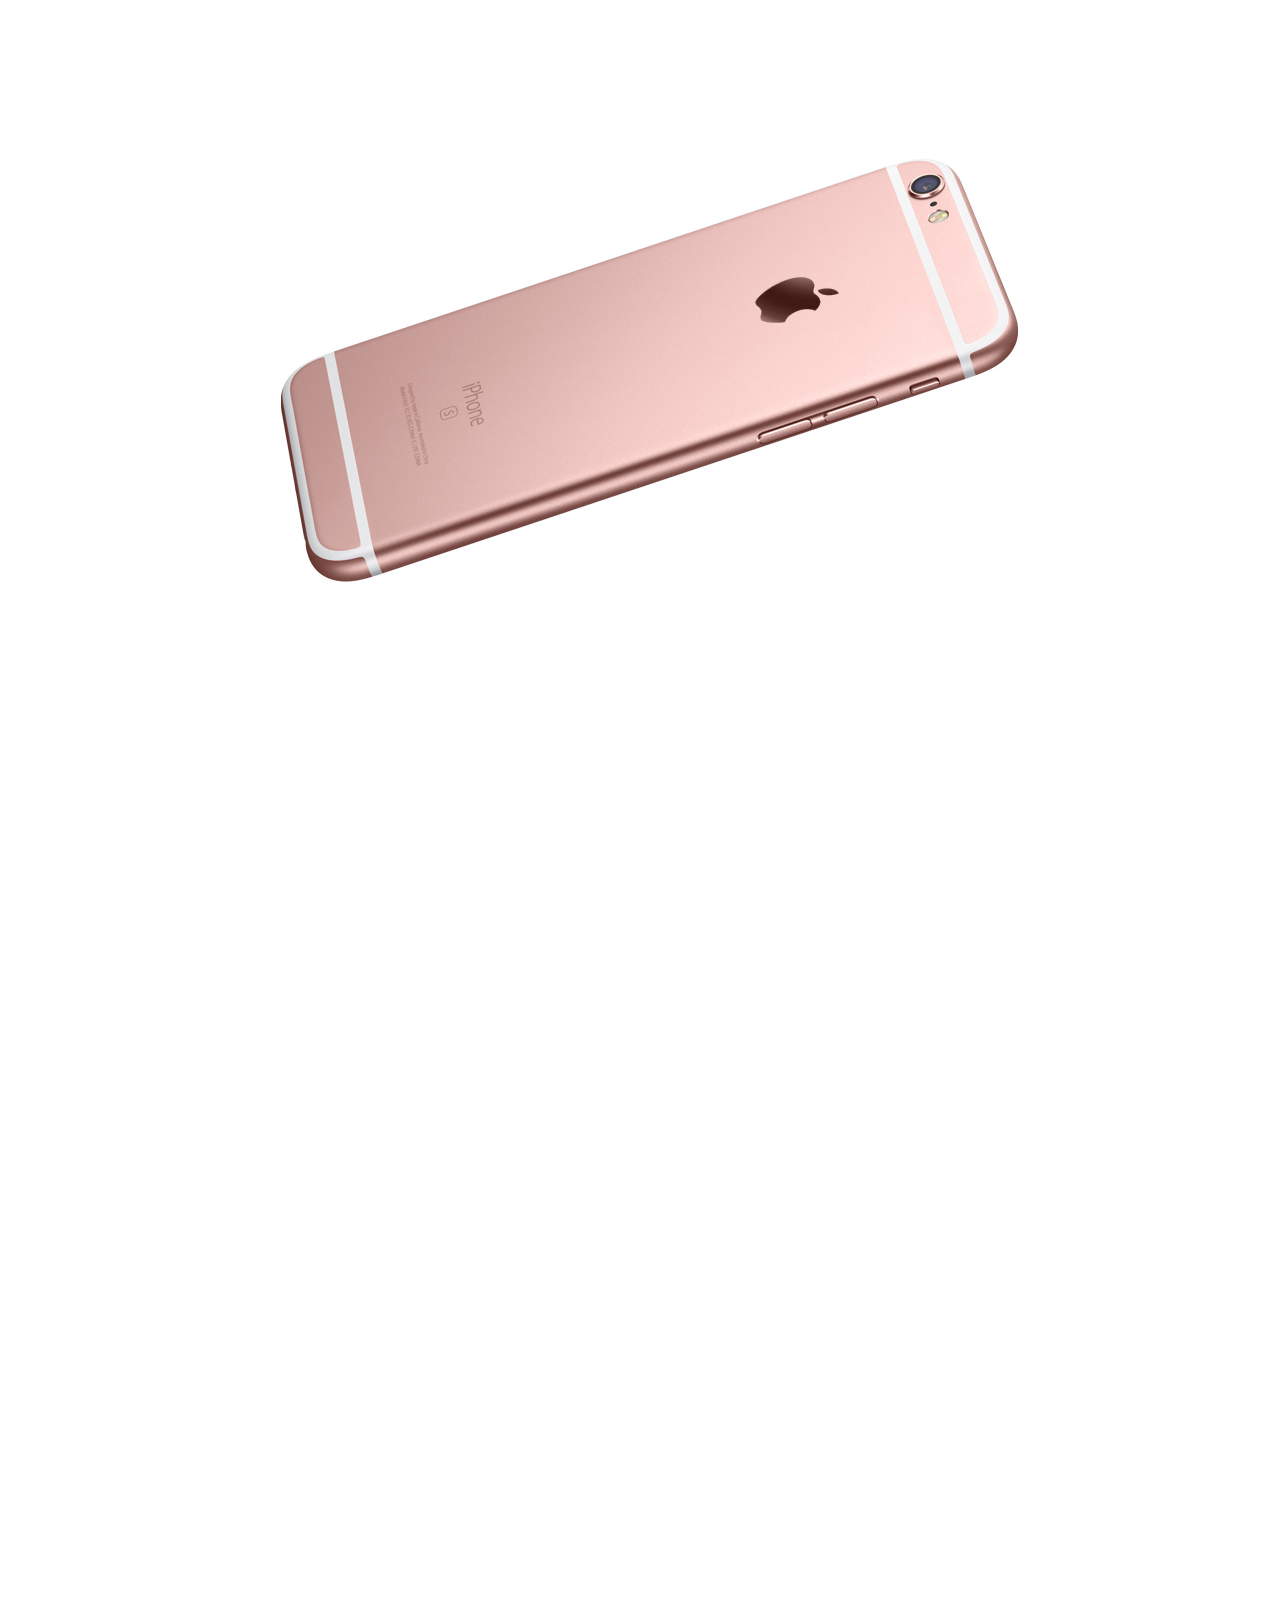
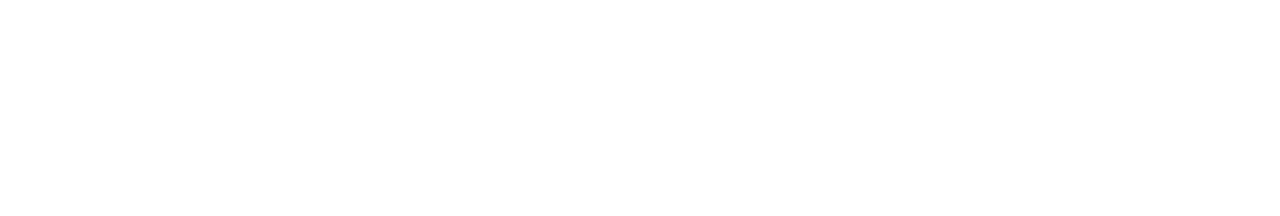
<file: portafolio/parallax/parallax.html>
<!DOCTYPE html>
<html lang="en">
<head>
  <meta charset="UTF-8">
  <title>Especial 1 - Parallax</title>
  <style>
    .container {
      height: 200vh;
      width: 800px;
      margin: 0 auto;
      text-align: center;
    }
    .iphone {
      display: inline-block;
      margin-top: 150px;
      position: relative;
      transition: .1s;
    }
    .shape {
      background-image: url(shape.jpg);
      width: 128px;
      height: 128px;
      position: absolute;
      top: 75px;
      right: 161px;
      background-position: -54px;
      -webkit-mask-image: url(apple-mask.png);
      mask-image: url(apple-mask.png);
    }
  </style>
</head>
<body>
  <section class="container">
    <figure class="iphone" id="iphone">
      <img src="iphone.jpg" alt="">
      <div class="shape" id="mask"></div>
    </figure>
  </section>
  <script>
    const $iphone = document.getElementById('iphone');
    const $mask = document.getElementById('mask');
    window.addEventListener('scroll', function(e){
      console.log(window.scrollY);
      // $iphone.style.marginTop = window.scrollY + 'px';
      var position = 54 + window.scrollY;
      $mask.style.backgroundPosition = '-'+ position + 'px';
      $iphone.style.transform = 'rotate(-'+ position*0.02 +'deg)';
    });
  </script>
</body>
</html>
</file>
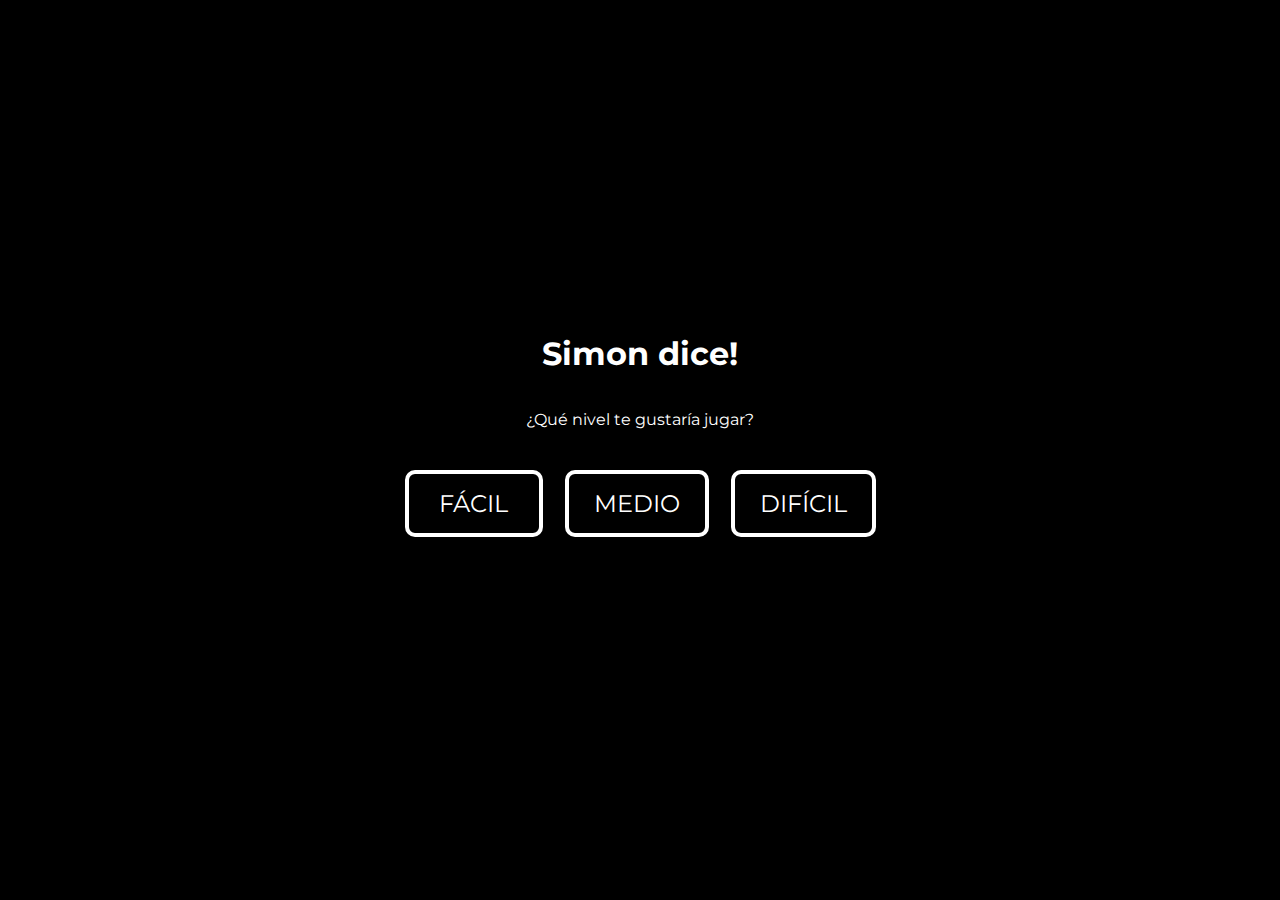
<file: portafolio/simon dice/simon.html>
<html lang="es" >
  <head>
    <meta charset="utf-8">
    <title>Simon Dice</title>
    <link href="https://fonts.googleapis.com/css?family=Montserrat" rel="stylesheet">
    <link rel="stylesheet" type="text/css" href="simon.css">
    <link rel="stylesheet" type="text/css" href="sweetalert.css">
  <body>
    <div id="levelbox" class="levelbox active">
      <h1>Simon dice!</h1>
      <p>¿Qué nivel te gustaría jugar?</p>
      <div class="buttonsbox">
        <div class="level" onclick="startGame(1)">Fácil</div>
        <div class="level" onclick="startGame(2)">Medio</div>
        <div class="level" onclick="startGame(3)">Difícil</div>
        </div>
    </div>
    <div id="keyboard" class="keyboard">
      <h1>Simon dice!</h1>
      <p>Cuando termine la secuencia pulsa las teclas ilumindas en orden correcto.</p>
      <br/>
      <div class="row">
        <div class="key" data-key= "81">q</div>
        <div class="key" data-key= "87">w</div>
        <div class="key" data-key= "69">e</div>
        <div class="key" data-key= "82">r</div>
        <div class="key" data-key= "84">t</div>
        <div class="key" data-key= "89">y</div>
        <div class="key" data-key= "85">u</div>
        <div class="key" data-key= "73">i</div>
        <div class="key" data-key= "79">o</div>
        <div class="key" data-key= "80">p</div>
      </div>
      <div class="row">
        <div class="key" data-key= "65">a</div>
        <div class="key" data-key= "83">s</div>
        <div class="key" data-key= "68">d</div>
        <div class="key" data-key= "70">f</div>
        <div class="key" data-key= "71">g</div>
        <div class="key" data-key= "72">h</div>
        <div class="key" data-key= "74">j</div>
        <div class="key" data-key= "75">k</div>
        <div class="key" data-key= "76">l</div>
      </div>
      <div class="row last">
        <div class="key" data-key= "90">z</div>
        <div class="key" data-key= "88">x</div>
        <div class="key" data-key= "67">c</div>
        <div class="key" data-key= "86">v</div>
        <div class="key" data-key= "66">b</div>
        <div class="key" data-key= "78">n</div>
        <div class="key" data-key= "77">m</div>
      </div>
    </div>
    	
    <script src="http://code.responsivevoice.org/responsivevoice.js"></script>
    <script src="sweetalert.min.js"></script>
    <script src="simon.js"></script>
  </body>
</html>
</file>
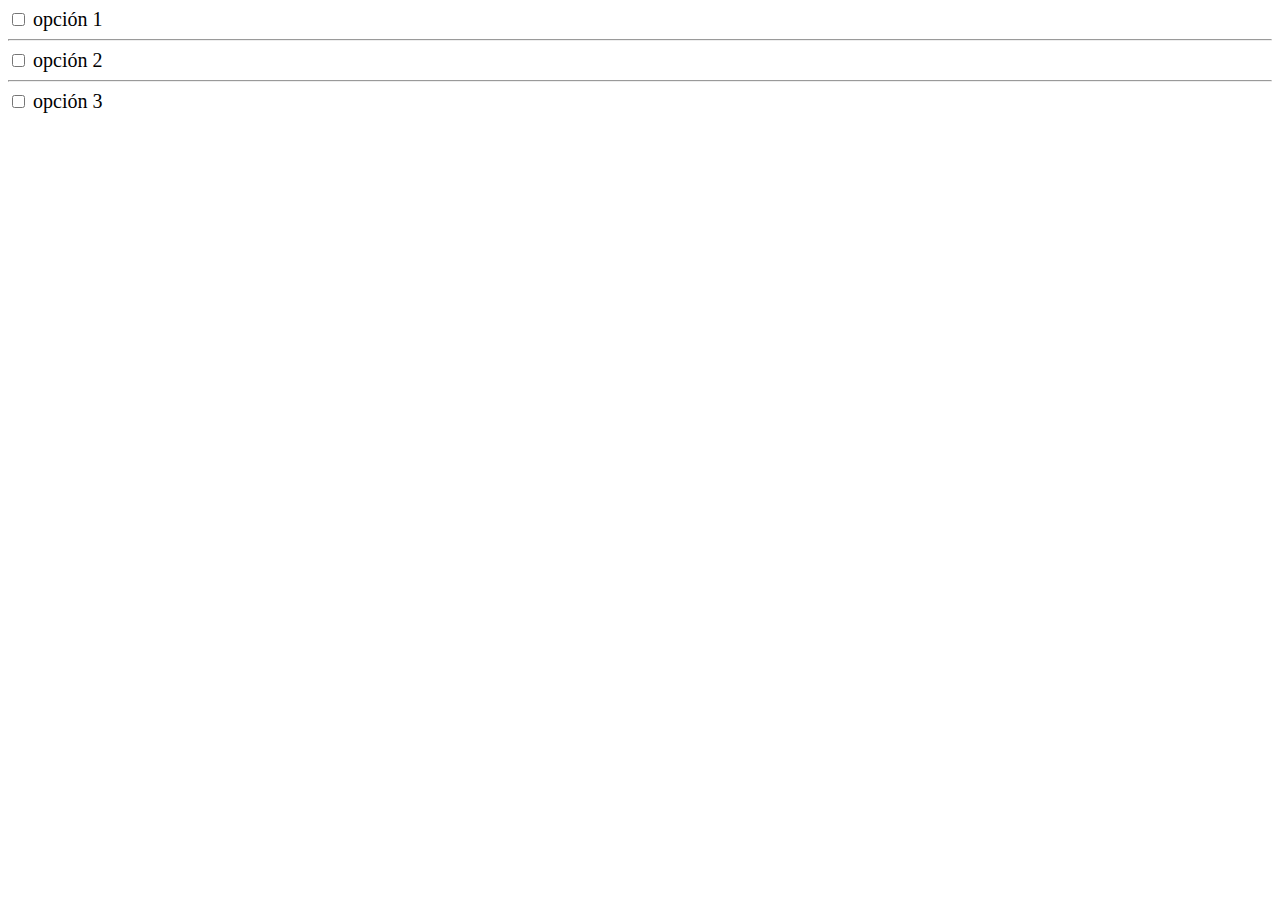
<file: portafolio/invie/responsive-design-curso/300-delay.html>
<!DOCTYPE html>
<html lang="en">
<head>
  <meta charset="UTF-8">
  <title>300 delay</title>
  <meta name="viewport" content="width=device-width, initial-scale=1, user-scalable=no"/>
  <style>
    form {
      margin: auto;
    }
    label {
      font-size: 20px;
    }
    html {
      -ms-touch-action: manipulation;
      touch-action: manipulation;
    }
  </style>
</head>
<body>
  <form action="">
    <label for="1">
      <input type="checkbox" id="1"> opción 1
    </label>
    <hr>
    <label for="2">
      <input type="checkbox" id="2"> opción 2
    </label>
    <hr>
    <label for="3">
      <input type="checkbox" id="3"> opción 3
    </label>
  </form>

</body>
</html>
</file>
<file: portafolio/simon dice/simon.css>
body {
  background: black;
  color: white;
  font-family: 'Montserrat', sans-serif;
}

.levelbox.active,
.keyboard {
  display: flex;
  height: 95vh;
  justify-content: center;
  flex-direction: column;
  text-align: center;
}
.levelbox,
.keyboard {
  display: none
}

.levelbox .buttonsbox {
  display: flex;
  justify-content: center;
}

.row {
  display: flex;
  flex-wrap: wrap;
  justify-content: center;
}

.keyboard.active {
  display: flex;
}

.buttonsbox {
  margin-top: 25px;
}

.level,
.keyboard.active .key {
  animation: appear 2.5s;
  border: 4px solid white;
  border-radius: 10px;
  cursor: pointer;
  font-size: 24px;
  margin: 0 11px 22px;
  min-width: 80px;
  padding: 36px 10px;
  text-transform: uppercase;
  text-align: center;
  transition: all ease .5s;
}
.level {
  padding: 15px 25px;
}
.level:hover {
  background-color: white;
  color: black;
}

.key.active {
  background-color: white;
  color: black;
}
/*
.key:hover {
  background-color: #555656;
}
*/

.key.active.success {
  background-color: #2ecc71;
  color: white;
  border-color: #2ecc71;
}

.key.active.fail {
  background-color: #e74c3c;
  color: white;
  border-color: #e74c3c;
}

@keyframes appear {
  0% {
    color: black;
    border-color: black;
  }
  100% {
    color: white;
    border-color: white;
  }
}

@media (max-width: 1320px) {
  .keyboard.active .key {
    padding: 25px 0px;
  }
  .row.last {
    margin-left: -100px;
  }
}

@media (max-width: 1120px) {
  .keyboard.active .key {
    min-width: 60px;
    padding: 15px 0px;
  }
}

@media (max-width: 940px) {
  .keyboard.active .key {
    border-width: 3px;
    font-size: 18px;
    margin: 5px;
    min-width: 40px;
    padding: 15px 5px;
  }
}
</file>
<file: portafolio/simon dice/sweetalert.css>
body.stop-scrolling {
  height: 100%;
  overflow: hidden; }

.sweet-overlay {
  background-color: black;
  /* IE8 */
  -ms-filter: "progid:DXImageTransform.Microsoft.Alpha(Opacity=40)";
  /* IE8 */
  background-color: rgba(0, 0, 0, 0.4);
  position: fixed;
  left: 0;
  right: 0;
  top: 0;
  bottom: 0;
  display: none;
  z-index: 10000; }

.sweet-alert {
  background-color: white;
  font-family: 'Open Sans', 'Helvetica Neue', Helvetica, Arial, sans-serif;
  width: 478px;
  padding: 17px;
  border-radius: 5px;
  text-align: center;
  position: fixed;
  left: 50%;
  top: 50%;
  margin-left: -256px;
  margin-top: -200px;
  overflow: hidden;
  display: none;
  z-index: 99999; }
  @media all and (max-width: 540px) {
    .sweet-alert {
      width: auto;
      margin-left: 0;
      margin-right: 0;
      left: 15px;
      right: 15px; } }
  .sweet-alert h2 {
    color: #575757;
    font-size: 30px;
    text-align: center;
    font-weight: 600;
    text-transform: none;
    position: relative;
    margin: 25px 0;
    padding: 0;
    line-height: 40px;
    display: block; }
  .sweet-alert p {
    color: #797979;
    font-size: 16px;
    text-align: center;
    font-weight: 300;
    position: relative;
    text-align: inherit;
    float: none;
    margin: 0;
    padding: 0;
    line-height: normal; }
  .sweet-alert fieldset {
    border: none;
    position: relative; }
  .sweet-alert .sa-error-container {
    background-color: #f1f1f1;
    margin-left: -17px;
    margin-right: -17px;
    overflow: hidden;
    padding: 0 10px;
    max-height: 0;
    webkit-transition: padding 0.15s, max-height 0.15s;
    transition: padding 0.15s, max-height 0.15s; }
    .sweet-alert .sa-error-container.show {
      padding: 10px 0;
      max-height: 100px;
      webkit-transition: padding 0.2s, max-height 0.2s;
      transition: padding 0.25s, max-height 0.25s; }
    .sweet-alert .sa-error-container .icon {
      display: inline-block;
      width: 24px;
      height: 24px;
      border-radius: 50%;
      background-color: #ea7d7d;
      color: white;
      line-height: 24px;
      text-align: center;
      margin-right: 3px; }
    .sweet-alert .sa-error-container p {
      display: inline-block; }
  .sweet-alert .sa-input-error {
    position: absolute;
    top: 29px;
    right: 26px;
    width: 20px;
    height: 20px;
    opacity: 0;
    -webkit-transform: scale(0.5);
    transform: scale(0.5);
    -webkit-transform-origin: 50% 50%;
    transform-origin: 50% 50%;
    -webkit-transition: all 0.1s;
    transition: all 0.1s; }
    .sweet-alert .sa-input-error::before, .sweet-alert .sa-input-error::after {
      content: "";
      width: 20px;
      height: 6px;
      background-color: #f06e57;
      border-radius: 3px;
      position: absolute;
      top: 50%;
      margin-top: -4px;
      left: 50%;
      margin-left: -9px; }
    .sweet-alert .sa-input-error::before {
      -webkit-transform: rotate(-45deg);
      transform: rotate(-45deg); }
    .sweet-alert .sa-input-error::after {
      -webkit-transform: rotate(45deg);
      transform: rotate(45deg); }
    .sweet-alert .sa-input-error.show {
      opacity: 1;
      -webkit-transform: scale(1);
      transform: scale(1); }
  .sweet-alert input {
    width: 100%;
    box-sizing: border-box;
    border-radius: 3px;
    border: 1px solid #d7d7d7;
    height: 43px;
    margin-top: 10px;
    margin-bottom: 17px;
    font-size: 18px;
    box-shadow: inset 0px 1px 1px rgba(0, 0, 0, 0.06);
    padding: 0 12px;
    display: none;
    -webkit-transition: all 0.3s;
    transition: all 0.3s; }
    .sweet-alert input:focus {
      outline: none;
      box-shadow: 0px 0px 3px #c4e6f5;
      border: 1px solid #b4dbed; }
      .sweet-alert input:focus::-moz-placeholder {
        transition: opacity 0.3s 0.03s ease;
        opacity: 0.5; }
      .sweet-alert input:focus:-ms-input-placeholder {
        transition: opacity 0.3s 0.03s ease;
        opacity: 0.5; }
      .sweet-alert input:focus::-webkit-input-placeholder {
        transition: opacity 0.3s 0.03s ease;
        opacity: 0.5; }
    .sweet-alert input::-moz-placeholder {
      color: #bdbdbd; }
    .sweet-alert input::-ms-clear {
      display: none; }
    .sweet-alert input:-ms-input-placeholder {
      color: #bdbdbd; }
    .sweet-alert input::-webkit-input-placeholder {
      color: #bdbdbd; }
  .sweet-alert.show-input input {
    display: block; }
  .sweet-alert .sa-confirm-button-container {
    display: inline-block;
    position: relative; }
  .sweet-alert .la-ball-fall {
    position: absolute;
    left: 50%;
    top: 50%;
    margin-left: -27px;
    margin-top: 4px;
    opacity: 0;
    visibility: hidden; }
  .sweet-alert button {
    background-color: #8CD4F5;
    color: white;
    border: none;
    box-shadow: none;
    font-size: 17px;
    font-weight: 500;
    -webkit-border-radius: 4px;
    border-radius: 5px;
    padding: 10px 32px;
    margin: 26px 5px 0 5px;
    cursor: pointer; }
    .sweet-alert button:focus {
      outline: none;
      box-shadow: 0 0 2px rgba(128, 179, 235, 0.5), inset 0 0 0 1px rgba(0, 0, 0, 0.05); }
    .sweet-alert button:hover {
      background-color: #7ecff4; }
    .sweet-alert button:active {
      background-color: #5dc2f1; }
    .sweet-alert button.cancel {
      background-color: #C1C1C1; }
      .sweet-alert button.cancel:hover {
        background-color: #b9b9b9; }
      .sweet-alert button.cancel:active {
        background-color: #a8a8a8; }
      .sweet-alert button.cancel:focus {
        box-shadow: rgba(197, 205, 211, 0.8) 0px 0px 2px, rgba(0, 0, 0, 0.0470588) 0px 0px 0px 1px inset !important; }
    .sweet-alert button[disabled] {
      opacity: .6;
      cursor: default; }
    .sweet-alert button.confirm[disabled] {
      color: transparent; }
      .sweet-alert button.confirm[disabled] ~ .la-ball-fall {
        opacity: 1;
        visibility: visible;
        transition-delay: 0s; }
    .sweet-alert button::-moz-focus-inner {
      border: 0; }
  .sweet-alert[data-has-cancel-button=false] button {
    box-shadow: none !important; }
  .sweet-alert[data-has-confirm-button=false][data-has-cancel-button=false] {
    padding-bottom: 40px; }
  .sweet-alert .sa-icon {
    width: 80px;
    height: 80px;
    border: 4px solid gray;
    -webkit-border-radius: 40px;
    border-radius: 40px;
    border-radius: 50%;
    margin: 20px auto;
    padding: 0;
    position: relative;
    box-sizing: content-box; }
    .sweet-alert .sa-icon.sa-error {
      border-color: #F27474; }
      .sweet-alert .sa-icon.sa-error .sa-x-mark {
        position: relative;
        display: block; }
      .sweet-alert .sa-icon.sa-error .sa-line {
        position: absolute;
        height: 5px;
        width: 47px;
        background-color: #F27474;
        display: block;
        top: 37px;
        border-radius: 2px; }
        .sweet-alert .sa-icon.sa-error .sa-line.sa-left {
          -webkit-transform: rotate(45deg);
          transform: rotate(45deg);
          left: 17px; }
        .sweet-alert .sa-icon.sa-error .sa-line.sa-right {
          -webkit-transform: rotate(-45deg);
          transform: rotate(-45deg);
          right: 16px; }
    .sweet-alert .sa-icon.sa-warning {
      border-color: #F8BB86; }
      .sweet-alert .sa-icon.sa-warning .sa-body {
        position: absolute;
        width: 5px;
        height: 47px;
        left: 50%;
        top: 10px;
        -webkit-border-radius: 2px;
        border-radius: 2px;
        margin-left: -2px;
        background-color: #F8BB86; }
      .sweet-alert .sa-icon.sa-warning .sa-dot {
        position: absolute;
        width: 7px;
        height: 7px;
        -webkit-border-radius: 50%;
        border-radius: 50%;
        margin-left: -3px;
        left: 50%;
        bottom: 10px;
        background-color: #F8BB86; }
    .sweet-alert .sa-icon.sa-info {
      border-color: #C9DAE1; }
      .sweet-alert .sa-icon.sa-info::before {
        content: "";
        position: absolute;
        width: 5px;
        height: 29px;
        left: 50%;
        bottom: 17px;
        border-radius: 2px;
        margin-left: -2px;
        background-color: #C9DAE1; }
      .sweet-alert .sa-icon.sa-info::after {
        content: "";
        position: absolute;
        width: 7px;
        height: 7px;
        border-radius: 50%;
        margin-left: -3px;
        top: 19px;
        background-color: #C9DAE1;
        left: 50%; }
    .sweet-alert .sa-icon.sa-success {
      border-color: #A5DC86; }
      .sweet-alert .sa-icon.sa-success::before, .sweet-alert .sa-icon.sa-success::after {
        content: '';
        -webkit-border-radius: 40px;
        border-radius: 40px;
        border-radius: 50%;
        position: absolute;
        width: 60px;
        height: 120px;
        background: white;
        -webkit-transform: rotate(45deg);
        transform: rotate(45deg); }
      .sweet-alert .sa-icon.sa-success::before {
        -webkit-border-radius: 120px 0 0 120px;
        border-radius: 120px 0 0 120px;
        top: -7px;
        left: -33px;
        -webkit-transform: rotate(-45deg);
        transform: rotate(-45deg);
        -webkit-transform-origin: 60px 60px;
        transform-origin: 60px 60px; }
      .sweet-alert .sa-icon.sa-success::after {
        -webkit-border-radius: 0 120px 120px 0;
        border-radius: 0 120px 120px 0;
        top: -11px;
        left: 30px;
        -webkit-transform: rotate(-45deg);
        transform: rotate(-45deg);
        -webkit-transform-origin: 0px 60px;
        transform-origin: 0px 60px; }
      .sweet-alert .sa-icon.sa-success .sa-placeholder {
        width: 80px;
        height: 80px;
        border: 4px solid rgba(165, 220, 134, 0.2);
        -webkit-border-radius: 40px;
        border-radius: 40px;
        border-radius: 50%;
        box-sizing: content-box;
        position: absolute;
        left: -4px;
        top: -4px;
        z-index: 2; }
      .sweet-alert .sa-icon.sa-success .sa-fix {
        width: 5px;
        height: 90px;
        background-color: white;
        position: absolute;
        left: 28px;
        top: 8px;
        z-index: 1;
        -webkit-transform: rotate(-45deg);
        transform: rotate(-45deg); }
      .sweet-alert .sa-icon.sa-success .sa-line {
        height: 5px;
        background-color: #A5DC86;
        display: block;
        border-radius: 2px;
        position: absolute;
        z-index: 2; }
        .sweet-alert .sa-icon.sa-success .sa-line.sa-tip {
          width: 25px;
          left: 14px;
          top: 46px;
          -webkit-transform: rotate(45deg);
          transform: rotate(45deg); }
        .sweet-alert .sa-icon.sa-success .sa-line.sa-long {
          width: 47px;
          right: 8px;
          top: 38px;
          -webkit-transform: rotate(-45deg);
          transform: rotate(-45deg); }
    .sweet-alert .sa-icon.sa-custom {
      background-size: contain;
      border-radius: 0;
      border: none;
      background-position: center center;
      background-repeat: no-repeat; }

/*
 * Animations
 */
@-webkit-keyframes showSweetAlert {
  0% {
    transform: scale(0.7);
    -webkit-transform: scale(0.7); }
  45% {
    transform: scale(1.05);
    -webkit-transform: scale(1.05); }
  80% {
    transform: scale(0.95);
    -webkit-transform: scale(0.95); }
  100% {
    transform: scale(1);
    -webkit-transform: scale(1); } }

@keyframes showSweetAlert {
  0% {
    transform: scale(0.7);
    -webkit-transform: scale(0.7); }
  45% {
    transform: scale(1.05);
    -webkit-transform: scale(1.05); }
  80% {
    transform: scale(0.95);
    -webkit-transform: scale(0.95); }
  100% {
    transform: scale(1);
    -webkit-transform: scale(1); } }

@-webkit-keyframes hideSweetAlert {
  0% {
    transform: scale(1);
    -webkit-transform: scale(1); }
  100% {
    transform: scale(0.5);
    -webkit-transform: scale(0.5); } }

@keyframes hideSweetAlert {
  0% {
    transform: scale(1);
    -webkit-transform: scale(1); }
  100% {
    transform: scale(0.5);
    -webkit-transform: scale(0.5); } }

@-webkit-keyframes slideFromTop {
  0% {
    top: 0%; }
  100% {
    top: 50%; } }

@keyframes slideFromTop {
  0% {
    top: 0%; }
  100% {
    top: 50%; } }

@-webkit-keyframes slideToTop {
  0% {
    top: 50%; }
  100% {
    top: 0%; } }

@keyframes slideToTop {
  0% {
    top: 50%; }
  100% {
    top: 0%; } }

@-webkit-keyframes slideFromBottom {
  0% {
    top: 70%; }
  100% {
    top: 50%; } }

@keyframes slideFromBottom {
  0% {
    top: 70%; }
  100% {
    top: 50%; } }

@-webkit-keyframes slideToBottom {
  0% {
    top: 50%; }
  100% {
    top: 70%; } }

@keyframes slideToBottom {
  0% {
    top: 50%; }
  100% {
    top: 70%; } }

.showSweetAlert[data-animation=pop] {
  -webkit-animation: showSweetAlert 0.3s;
  animation: showSweetAlert 0.3s; }

.showSweetAlert[data-animation=none] {
  -webkit-animation: none;
  animation: none; }

.showSweetAlert[data-animation=slide-from-top] {
  -webkit-animation: slideFromTop 0.3s;
  animation: slideFromTop 0.3s; }

.showSweetAlert[data-animation=slide-from-bottom] {
  -webkit-animation: slideFromBottom 0.3s;
  animation: slideFromBottom 0.3s; }

.hideSweetAlert[data-animation=pop] {
  -webkit-animation: hideSweetAlert 0.2s;
  animation: hideSweetAlert 0.2s; }

.hideSweetAlert[data-animation=none] {
  -webkit-animation: none;
  animation: none; }

.hideSweetAlert[data-animation=slide-from-top] {
  -webkit-animation: slideToTop 0.4s;
  animation: slideToTop 0.4s; }

.hideSweetAlert[data-animation=slide-from-bottom] {
  -webkit-animation: slideToBottom 0.3s;
  animation: slideToBottom 0.3s; }

@-webkit-keyframes animateSuccessTip {
  0% {
    width: 0;
    left: 1px;
    top: 19px; }
  54% {
    width: 0;
    left: 1px;
    top: 19px; }
  70% {
    width: 50px;
    left: -8px;
    top: 37px; }
  84% {
    width: 17px;
    left: 21px;
    top: 48px; }
  100% {
    width: 25px;
    left: 14px;
    top: 45px; } }

@keyframes animateSuccessTip {
  0% {
    width: 0;
    left: 1px;
    top: 19px; }
  54% {
    width: 0;
    left: 1px;
    top: 19px; }
  70% {
    width: 50px;
    left: -8px;
    top: 37px; }
  84% {
    width: 17px;
    left: 21px;
    top: 48px; }
  100% {
    width: 25px;
    left: 14px;
    top: 45px; } }

@-webkit-keyframes animateSuccessLong {
  0% {
    width: 0;
    right: 46px;
    top: 54px; }
  65% {
    width: 0;
    right: 46px;
    top: 54px; }
  84% {
    width: 55px;
    right: 0px;
    top: 35px; }
  100% {
    width: 47px;
    right: 8px;
    top: 38px; } }

@keyframes animateSuccessLong {
  0% {
    width: 0;
    right: 46px;
    top: 54px; }
  65% {
    width: 0;
    right: 46px;
    top: 54px; }
  84% {
    width: 55px;
    right: 0px;
    top: 35px; }
  100% {
    width: 47px;
    right: 8px;
    top: 38px; } }

@-webkit-keyframes rotatePlaceholder {
  0% {
    transform: rotate(-45deg);
    -webkit-transform: rotate(-45deg); }
  5% {
    transform: rotate(-45deg);
    -webkit-transform: rotate(-45deg); }
  12% {
    transform: rotate(-405deg);
    -webkit-transform: rotate(-405deg); }
  100% {
    transform: rotate(-405deg);
    -webkit-transform: rotate(-405deg); } }

@keyframes rotatePlaceholder {
  0% {
    transform: rotate(-45deg);
    -webkit-transform: rotate(-45deg); }
  5% {
    transform: rotate(-45deg);
    -webkit-transform: rotate(-45deg); }
  12% {
    transform: rotate(-405deg);
    -webkit-transform: rotate(-405deg); }
  100% {
    transform: rotate(-405deg);
    -webkit-transform: rotate(-405deg); } }

.animateSuccessTip {
  -webkit-animation: animateSuccessTip 0.75s;
  animation: animateSuccessTip 0.75s; }

.animateSuccessLong {
  -webkit-animation: animateSuccessLong 0.75s;
  animation: animateSuccessLong 0.75s; }

.sa-icon.sa-success.animate::after {
  -webkit-animation: rotatePlaceholder 4.25s ease-in;
  animation: rotatePlaceholder 4.25s ease-in; }

@-webkit-keyframes animateErrorIcon {
  0% {
    transform: rotateX(100deg);
    -webkit-transform: rotateX(100deg);
    opacity: 0; }
  100% {
    transform: rotateX(0deg);
    -webkit-transform: rotateX(0deg);
    opacity: 1; } }

@keyframes animateErrorIcon {
  0% {
    transform: rotateX(100deg);
    -webkit-transform: rotateX(100deg);
    opacity: 0; }
  100% {
    transform: rotateX(0deg);
    -webkit-transform: rotateX(0deg);
    opacity: 1; } }

.animateErrorIcon {
  -webkit-animation: animateErrorIcon 0.5s;
  animation: animateErrorIcon 0.5s; }

@-webkit-keyframes animateXMark {
  0% {
    transform: scale(0.4);
    -webkit-transform: scale(0.4);
    margin-top: 26px;
    opacity: 0; }
  50% {
    transform: scale(0.4);
    -webkit-transform: scale(0.4);
    margin-top: 26px;
    opacity: 0; }
  80% {
    transform: scale(1.15);
    -webkit-transform: scale(1.15);
    margin-top: -6px; }
  100% {
    transform: scale(1);
    -webkit-transform: scale(1);
    margin-top: 0;
    opacity: 1; } }

@keyframes animateXMark {
  0% {
    transform: scale(0.4);
    -webkit-transform: scale(0.4);
    margin-top: 26px;
    opacity: 0; }
  50% {
    transform: scale(0.4);
    -webkit-transform: scale(0.4);
    margin-top: 26px;
    opacity: 0; }
  80% {
    transform: scale(1.15);
    -webkit-transform: scale(1.15);
    margin-top: -6px; }
  100% {
    transform: scale(1);
    -webkit-transform: scale(1);
    margin-top: 0;
    opacity: 1; } }

.animateXMark {
  -webkit-animation: animateXMark 0.5s;
  animation: animateXMark 0.5s; }

@-webkit-keyframes pulseWarning {
  0% {
    border-color: #F8D486; }
  100% {
    border-color: #F8BB86; } }

@keyframes pulseWarning {
  0% {
    border-color: #F8D486; }
  100% {
    border-color: #F8BB86; } }

.pulseWarning {
  -webkit-animation: pulseWarning 0.75s infinite alternate;
  animation: pulseWarning 0.75s infinite alternate; }

@-webkit-keyframes pulseWarningIns {
  0% {
    background-color: #F8D486; }
  100% {
    background-color: #F8BB86; } }

@keyframes pulseWarningIns {
  0% {
    background-color: #F8D486; }
  100% {
    background-color: #F8BB86; } }

.pulseWarningIns {
  -webkit-animation: pulseWarningIns 0.75s infinite alternate;
  animation: pulseWarningIns 0.75s infinite alternate; }

@-webkit-keyframes rotate-loading {
  0% {
    transform: rotate(0deg); }
  100% {
    transform: rotate(360deg); } }

@keyframes rotate-loading {
  0% {
    transform: rotate(0deg); }
  100% {
    transform: rotate(360deg); } }

/* Internet Explorer 9 has some special quirks that are fixed here */
/* The icons are not animated. */
/* This file is automatically merged into sweet-alert.min.js through Gulp */
/* Error icon */
.sweet-alert .sa-icon.sa-error .sa-line.sa-left {
  -ms-transform: rotate(45deg) \9; }

.sweet-alert .sa-icon.sa-error .sa-line.sa-right {
  -ms-transform: rotate(-45deg) \9; }

/* Success icon */
.sweet-alert .sa-icon.sa-success {
  border-color: transparent\9; }

.sweet-alert .sa-icon.sa-success .sa-line.sa-tip {
  -ms-transform: rotate(45deg) \9; }

.sweet-alert .sa-icon.sa-success .sa-line.sa-long {
  -ms-transform: rotate(-45deg) \9; }

/*!
 * Load Awesome v1.1.0 (http://github.danielcardoso.net/load-awesome/)
 * Copyright 2015 Daniel Cardoso <@DanielCardoso>
 * Licensed under MIT
 */
.la-ball-fall,
.la-ball-fall > div {
  position: relative;
  -webkit-box-sizing: border-box;
  -moz-box-sizing: border-box;
  box-sizing: border-box; }

.la-ball-fall {
  display: block;
  font-size: 0;
  color: #fff; }

.la-ball-fall.la-dark {
  color: #333; }

.la-ball-fall > div {
  display: inline-block;
  float: none;
  background-color: currentColor;
  border: 0 solid currentColor; }

.la-ball-fall {
  width: 54px;
  height: 18px; }

.la-ball-fall > div {
  width: 10px;
  height: 10px;
  margin: 4px;
  border-radius: 100%;
  opacity: 0;
  -webkit-animation: ball-fall 1s ease-in-out infinite;
  -moz-animation: ball-fall 1s ease-in-out infinite;
  -o-animation: ball-fall 1s ease-in-out infinite;
  animation: ball-fall 1s ease-in-out infinite; }

.la-ball-fall > div:nth-child(1) {
  -webkit-animation-delay: -200ms;
  -moz-animation-delay: -200ms;
  -o-animation-delay: -200ms;
  animation-delay: -200ms; }

.la-ball-fall > div:nth-child(2) {
  -webkit-animation-delay: -100ms;
  -moz-animation-delay: -100ms;
  -o-animation-delay: -100ms;
  animation-delay: -100ms; }

.la-ball-fall > div:nth-child(3) {
  -webkit-animation-delay: 0ms;
  -moz-animation-delay: 0ms;
  -o-animation-delay: 0ms;
  animation-delay: 0ms; }

.la-ball-fall.la-sm {
  width: 26px;
  height: 8px; }

.la-ball-fall.la-sm > div {
  width: 4px;
  height: 4px;
  margin: 2px; }

.la-ball-fall.la-2x {
  width: 108px;
  height: 36px; }

.la-ball-fall.la-2x > div {
  width: 20px;
  height: 20px;
  margin: 8px; }

.la-ball-fall.la-3x {
  width: 162px;
  height: 54px; }

.la-ball-fall.la-3x > div {
  width: 30px;
  height: 30px;
  margin: 12px; }

/*
 * Animation
 */
@-webkit-keyframes ball-fall {
  0% {
    opacity: 0;
    -webkit-transform: translateY(-145%);
    transform: translateY(-145%); }
  10% {
    opacity: .5; }
  20% {
    opacity: 1;
    -webkit-transform: translateY(0);
    transform: translateY(0); }
  80% {
    opacity: 1;
    -webkit-transform: translateY(0);
    transform: translateY(0); }
  90% {
    opacity: .5; }
  100% {
    opacity: 0;
    -webkit-transform: translateY(145%);
    transform: translateY(145%); } }

@-moz-keyframes ball-fall {
  0% {
    opacity: 0;
    -moz-transform: translateY(-145%);
    transform: translateY(-145%); }
  10% {
    opacity: .5; }
  20% {
    opacity: 1;
    -moz-transform: translateY(0);
    transform: translateY(0); }
  80% {
    opacity: 1;
    -moz-transform: translateY(0);
    transform: translateY(0); }
  90% {
    opacity: .5; }
  100% {
    opacity: 0;
    -moz-transform: translateY(145%);
    transform: translateY(145%); } }

@-o-keyframes ball-fall {
  0% {
    opacity: 0;
    -o-transform: translateY(-145%);
    transform: translateY(-145%); }
  10% {
    opacity: .5; }
  20% {
    opacity: 1;
    -o-transform: translateY(0);
    transform: translateY(0); }
  80% {
    opacity: 1;
    -o-transform: translateY(0);
    transform: translateY(0); }
  90% {
    opacity: .5; }
  100% {
    opacity: 0;
    -o-transform: translateY(145%);
    transform: translateY(145%); } }

@keyframes ball-fall {
  0% {
    opacity: 0;
    -webkit-transform: translateY(-145%);
    -moz-transform: translateY(-145%);
    -o-transform: translateY(-145%);
    transform: translateY(-145%); }
  10% {
    opacity: .5; }
  20% {
    opacity: 1;
    -webkit-transform: translateY(0);
    -moz-transform: translateY(0);
    -o-transform: translateY(0);
    transform: translateY(0); }
  80% {
    opacity: 1;
    -webkit-transform: translateY(0);
    -moz-transform: translateY(0);
    -o-transform: translateY(0);
    transform: translateY(0); }
  90% {
    opacity: .5; }
  100% {
    opacity: 0;
    -webkit-transform: translateY(145%);
    -moz-transform: translateY(145%);
    -o-transform: translateY(145%);
    transform: translateY(145%); } }
</file>
